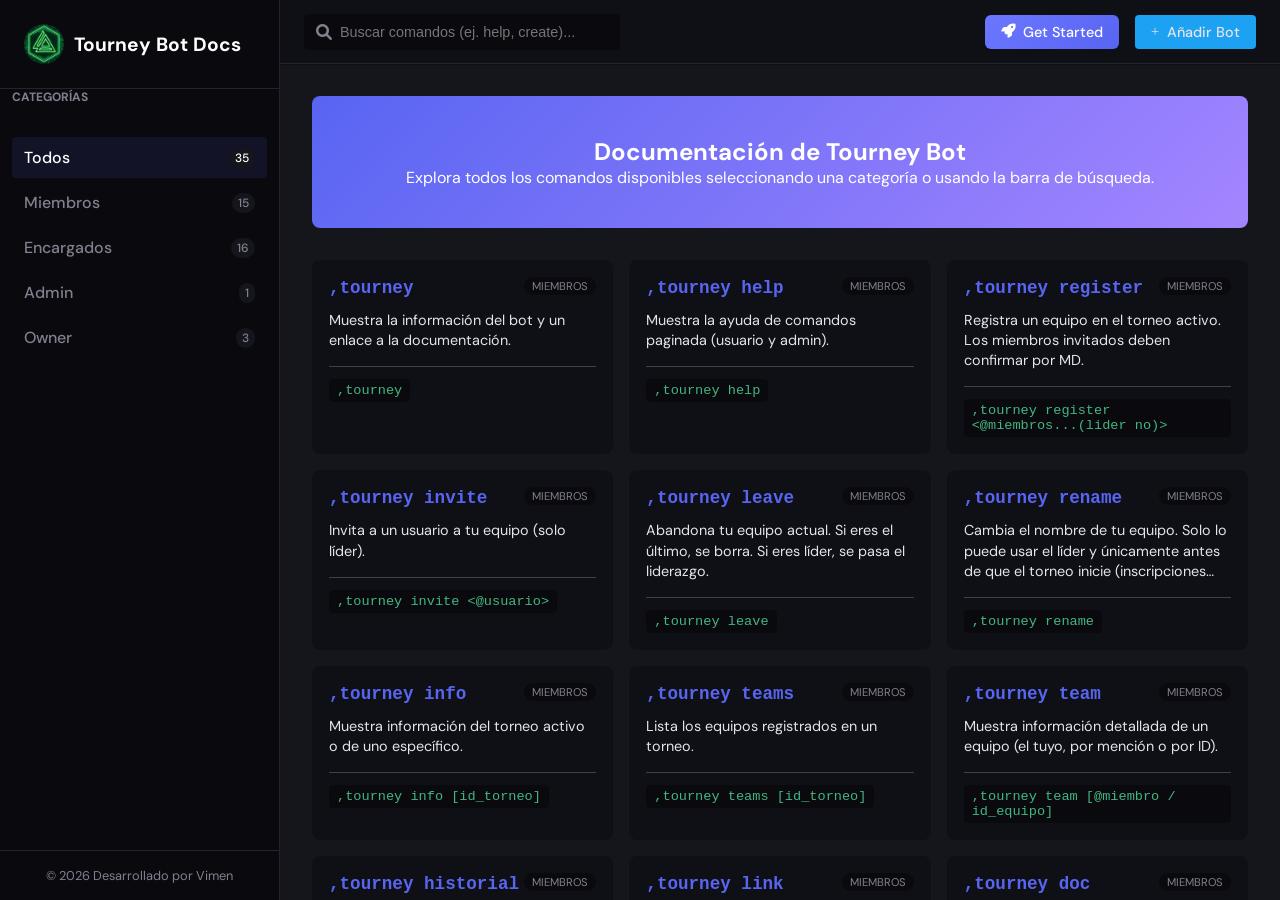
<file: docLA/doc.html>
<!doctype html>
<html lang="es">
  <head>
    <meta charset="UTF-8" />
    <meta name="viewport" content="width=device-width, initial-scale=1.0" />
    <title>Tourney Bot Doc</title>
    <meta name="description" content="La solución definitiva para gestionar competiciones de eSports, ligas amistosas y brackets automatizados directamente desde tu servidor.">
    <meta name="keywords" content="discord, bot, torneos, esports, brackets, competicion, gestion, videojuegos, gaming">
    <meta name="author" content="Victor Menjon">
    <meta name="theme-color" content="#5865F2">

    <!-- Open Graph / Facebook / Discord -->
    <meta property="og:type" content="website">
    <meta property="og:url" content="${DOC_URL}/docs">
    <meta property="og:title" content="Tourney Bot - Gestiona tus Torneos en Discord">
    <meta property="og:description" content="La solución definitiva para gestionar competiciones de eSports, ligas amistosas y brackets automatizados directamente desde tu servidor.">
    <meta property="og:image" content="${DOC_URL}/data/image.png">

    <!-- Twitter -->
    <meta property="twitter:card" content="summary_large_image">
    <meta property="twitter:url" content="${DOC_URL}/docs">
    <meta property="twitter:title" content="Tourney Bot - Gestiona tus Torneos en Discord">
    <meta property="twitter:description" content="La solución definitiva para gestionar competiciones de eSports, ligas amistosas y brackets automatizados directamente desde tu servidor.">
    <meta property="twitter:image" content="${DOC_URL}/data/image.png">
    <meta property="twitter:creator" content="@Viiictooor18">
    <link rel="icon" href="https://cdn.discordapp.com/emojis/671348413090234393.png"/>
    <link rel="stylesheet" href="css/styles.css?v=8" />
    <link href="https://fonts.googleapis.com/css2?family=DM+Sans:opsz,wght@9..40,400;9..40,500;9..40,600;9..40,700&family=Inter:wght@400;500;600;700&display=swap" rel="stylesheet"/>
    <link href="https://cdnjs.cloudflare.com/ajax/libs/font-awesome/6.0.0/css/all.min.css" rel="stylesheet"/>
  </head>
  <body>
    <div class="app-container">
      <!-- Sidebar -->
      <aside class="sidebar" id="sidebar">
        <div class="brand" style="cursor: pointer;">
          <a href="/" style="display: flex;align-items: center;justify-content: center;flex-direction: row; text-decoration: none;">
            <div class="logo-placeholder">
              <!-- Replace with your bot icon URL -->
              <img src="data/image.png" alt="Bot Logo">
            </div>
            <h1 style="margin-left: 10px;">Tourney Bot Docs</h1>
          </a>
        </div>
        <div class="nav-header">Categorías</div>
        <ul class="nav-links" id="category-list">
          <!-- Categories injected here -->
        </ul>
        
        <!-- Mobile Only Actions (Hidden on Desktop) -->
        <div class="mobile-actions" style="display: none;">
             <div id="bot-status-mobile" class="status-badge" style="display: flex; align-items: center; gap: 8px; font-size: 0.85em; background: rgba(255,255,255,0.05); padding: 6px 10px; border-radius: 6px; border: 1px solid rgba(255,255,255,0.1);">
                 <span class="status-dot" style="width: 8px; height: 8px; border-radius: 50%; background-color: #ef4444; transition: all 0.3s ease;"></span>
                 <span class="status-text" style="color: var(--text-muted);">Comprobando...</span>
             </div>
             <a href="/dashboard" class="action-btn primary" style="margin-bottom: 8px;"><i class="fas fa-rocket"></i> Get Started</a>
             <a href="https://discord.com/oauth2/authorize?client_id=1448450835213189191" class="action-btn secondary" target="_blank"><i class="fab fa-plus"></i> Añadir Bot</a>
        </div>

        <div class="sidebar-footer">
          <p>© 2026 Desarrollado por Vimen</p>
        </div>
      </aside>
      <!-- Main Content -->
      <main class="main-content">
        <header class="top-bar">
          <button id="menu-toggle" class="menu-toggle">
            <i class="fas fa-bars"></i>
          </button>
          <div class="search-container">
            <i class="fas fa-search search-icon"></i>
            <input type="text" id="search-input" placeholder="Buscar comandos (ej. help, create)..."/>
          </div>
          <div style="flex:1"></div>
          <div class="header-actions">
            <a href="/dashboard" class="action-btn primary"><i class="fas fa-rocket"></i> Get Started</a>
            <a href="https://discord.com/oauth2/authorize?client_id=1448450835213189191" class="action-btn secondary" target="_blank"><i class="fab fa-plus"></i> Añadir Bot</a>
          </div>
        </header>
        <div class="content-wrapper">
          <div id="welcome-message" class="welcome-banner">
            <h2>Documentación de Tourney Bot</h2>
            <p>
              Explora todos los comandos disponibles seleccionando una categoría
              o usando la barra de búsqueda.
            </p>
          </div>
          <div id="commands-container" class="commands-grid">
            <!-- Cards injected by JS -->
          </div>

          <footer class="app-footer">
            <!-- Modal for Command Details -->
    <div id="command-modal" class="modal-overlay">
        <div class="modal-content">
            <button class="modal-close" id="modal-close">&times;</button>
            <div id="modal-body">
                <!-- Content injected via JS -->
            </div>
        </div>
    </div>

    <!-- Data Loading to avoid CORS issues locally -->
    <script src="js/doc.js"></script>
  </body>
</html>
</file>
<file: docLA/css/styles.css>
:root {
  --bg-primary: #15161c;
  --bg-secondary: #0f1015;
  --bg-tertiary: #0a0a0e;
  --text-normal: #e4e4ea;
  --text-muted: #80808f;
  --text-header: #ffffff;
  --accent: #5865f2;
  --accent-hover: #4752c4;
  --card-bg: #0f1015;
  --card-hover: #181922;
  --border: #23242e;
  --success: #43b581;
  --danger: #f04747;
  --warning: #faa61a;
  --modal-bg: #14141b;
}
* {
  margin: 0;
  padding: 0;
  box-sizing: border-box;
}
body {
  font-family: 'DM Sans', "Inter", sans-serif;
  background-color: var(--bg-primary);
  color: var(--text-normal);
  height: 100vh;
  overflow: hidden;
}
.app-container {
  display: flex;
  height: 100%;
}
/* Sidebar */
.sidebar {
  width: 280px;
  background-color: var(--bg-tertiary);
  display: flex;
  flex-direction: column;
  border-right: 1px solid var(--border);
  transition: transform 0.3s ease;
  z-index: 100;
}
.brand {
  padding: 24px;
  display: flex;
  align-items: center;
  gap: 12px;
  border-bottom: 1px solid var(--border);
}
.logo-placeholder {
  font-size: 24px;
  width: 40px;
  height: 40px;
  border-radius: 50%;
  display: flex;
  align-items: center;
  justify-content: center;
  overflow: hidden;
}

.logo-placeholder img {
  width: 100%;
  height: 100%;
  object-fit: cover;
}
.brand h1 {
  font-size: 1.2rem;
  color: var(--text-header);
  font-weight: 700;
}
.nav-links {
  flex: 1;
  overflow-y: auto;
  padding: 24px 12px;
}
.nav-header {
  font-size: 0.75rem;
  font-weight: 700;
  color: var(--text-muted);
  padding: 0 12px 8px;
  text-transform: uppercase;
}
.category-item {
  padding: 10px 12px;
  margin-bottom: 4px;
  border-radius: 4px;
  cursor: pointer;
  color: var(--text-muted);
  font-weight: 500;
  transition: all 0.2s;
  display: flex;
  align-items: center;
  justify-content: space-between;
  text-decoration: none;
}
.category-item:hover {
  background-color: var(--bg-secondary);
  color: var(--text-normal);
  text-decoration: none;
}
.category-item.active {
  background-color: rgba(88, 101, 242, 0.1);
  color: var(--text-header);
}
.category-item .count {
  background: var(--bg-primary);
  padding: 2px 6px;
  border-radius: 12px;
  font-size: 0.75rem;
}
/* Main Content */
.main-content {
  flex: 1;
  display: flex;
  flex-direction: column;
  min-width: 0;
}
.top-bar {
  height: 64px;
  background-color: var(--bg-secondary);
  border-bottom: 1px solid var(--border);
  display: flex;
  align-items: center;
  justify-content: space-between;
  padding: 0 24px;
  gap: 24px;
  box-shadow:
    0 1px 0 rgba(4, 4, 5, 0.2),
    0 1.5px 0 rgba(6, 6, 7, 0.05),
    0 2px 0 rgba(4, 4, 5, 0.05);
}
.search-container {
  flex: 1;
  max-width: 600px;
  position: relative;
}
.search-icon {
  position: absolute;
  left: 12px;
  top: 50%;
  transform: translateY(-50%);
  color: var(--text-muted);
}
#search-input {
  width: 100%;
  background-color: var(--bg-tertiary);
  border: none;
  padding: 10px 12px 10px 36px;
  border-radius: 4px;
  color: var(--text-normal);
  font-size: 0.9rem;
  transition: background 0.2s;
}
#search-input:focus {
  outline: none;
  background-color: #00000033; /* Even darker on focus */
}
.header-actions {
  display: flex;
  gap: 16px;
  align-items: center;
}
/* Base Action Button (Original Style - Reverted) */
.action-btn {
  text-decoration: none;
  font-weight: 500;
  font-size: 0.9rem;
  display: flex;
  align-items: center;
  gap: 8px;
  border: none;
  cursor: pointer;
  background: none; /* Reset */
}

.action-btn:hover {
  text-decoration: underline;
}

.action-btn.primary {
  background: linear-gradient(135deg, #6c77ff 0%, var(--accent) 100%);
  color: white;
  padding: 8px 16px;
  border-radius: 6px;
  text-decoration: none;
}

.action-btn.primary:hover {
  background: linear-gradient(135deg, #5b67f0 0%, var(--accent-hover) 100%);
  text-decoration: none;
}

.action-btn.secondary {
  background-color: #1da1f2;
  color: var(--text-normal);
  padding: 8px 16px;
  border-radius: 4px;
  text-decoration: none;
}

.action-btn.secondary:hover {
  background-color: #0b5d91;
  text-decoration: none;
}

.action-btn.tertiary {
  background-color: #71b1da;
  color: black;
  padding: 8px 16px;
  border-radius: 4px;
  text-decoration: none;
}

.action-btn.tertiary:hover {
  background-color: #314e5f;
  text-decoration: none;
}


/* Modern Dashboard Buttons (New Style for Server/Tournament Pages) */
.btn-modern {
  text-decoration: none;
  font-weight: 600;
  font-size: 0.95rem;
  display: inline-flex;
  align-items: center;
  justify-content: center;
  gap: 8px;
  cursor: pointer;
  border: none;
  transition: all 0.2s cubic-bezier(0.25, 0.8, 0.25, 1);
  letter-spacing: 0.02em;
  position: relative;
  overflow: hidden;
}

.btn-modern:hover {
  text-decoration: none;
}

/* Primary Modern (Blurple Gradient) — alineado con la landing */
.btn-modern.primary {
  background: var(--accent);
  background: linear-gradient(135deg, #6c77ff 0%, var(--accent) 100%);
  color: white;
  padding: 10px 24px;
  border-radius: 8px;
  box-shadow: 0 4px 14px rgba(88, 101, 242, 0.28);
  border: 1px solid rgba(255, 255, 255, 0.1);
}

.btn-modern.primary:hover {
  transform: translateY(-2px);
  box-shadow: 0 6px 16px rgba(88, 101, 242, 0.4);
  filter: brightness(1.1);
}

.btn-modern.primary:active {
  transform: translateY(0);
  box-shadow: 0 2px 4px rgba(88, 101, 242, 0.2);
}

/* Secondary Modern (Cyan/Blue Gradient) */
.btn-modern.secondary {
  background: #1da1f2;
  background: linear-gradient(135deg, #00b0f4 0%, #0099d5 100%);
  color: white;
  padding: 8px 20px;
  border-radius: 8px;
  box-shadow: 0 4px 12px rgba(0, 176, 244, 0.25);
}

.btn-modern.secondary:hover {
  transform: translateY(-2px);
  box-shadow: 0 6px 16px rgba(0, 176, 244, 0.4);
  background-color: transparent;
  filter: brightness(1.1);
}
.content-wrapper {
  flex: 1;
  overflow-y: auto;
  padding: 32px;
}
.welcome-banner {
  margin-bottom: 32px;
  text-align: center;
  padding: 40px;
  background: linear-gradient(135deg, var(--accent) 0%, #a485ff 100%);
  border-radius: 8px;
  color: white;
}
.commands-grid {
  display: grid;
  grid-template-columns: repeat(auto-fill, minmax(280px, 1fr));
  gap: 16px;
}
.app-footer {
  margin-top: 40px;
  padding-top: 20px;
  border-top: 1px solid var(--border);
  text-align: center;
  color: white;
  font-size: 0.85rem;
}
.command-card {
  background-color: var(--card-bg);
  border-radius: 8px;
  padding: 16px;
  transition:
    transform 0.2s,
    background-color 0.2s;
  border: 1px solid transparent;
  cursor: pointer;
}
.command-card:hover {
  transform: translateY(-2px);
  background-color: var(--card-hover);
  border-color: var(--accent);
}
.card-header {
  display: flex;
  justify-content: space-between;
  align-items: flex-start;
  margin-bottom: 12px;
}
.cmd-name {
  font-weight: 700;
  color: var(--accent);
  font-size: 1.1rem;
  font-family: "Courier New", monospace; /* Monospace for commands */
}
.cmd-category-badge {
  font-size: 0.7rem;
  padding: 2px 8px;
  border-radius: 12px;
  background-color: var(--bg-tertiary);
  color: var(--text-muted);
  text-transform: uppercase;
}
.cmd-desc {
  font-size: 0.9rem;
  color: var(--text-normal);
  margin-bottom: 16px;
  line-height: 1.4;
  display: -webkit-box;
  -webkit-line-clamp: 3;
  -webkit-box-orient: vertical;
  overflow: hidden;
}
.cmd-footer {
  border-top: 1px solid #3f4147;
  padding-top: 12px;
  font-size: 0.85rem;
  color: var(--text-muted);
}
.usage-example {
  font-family: "Courier New", monospace;
  background: var(--bg-tertiary);
  padding: 4px 8px;
  border-radius: 4px;
  display: inline-block;
  color: var(--success);
}
.menu-toggle {
  display: none;
  background: none;
  border: none;
  color: var(--text-normal);
  font-size: 1.2rem;
  cursor: pointer;
}

/* Modal */
.modal-overlay {
  position: fixed;
  top: 0;
  left: 0;
  width: 100%;
  height: 100%;
  background: rgba(0, 0, 0, 0.7);
  display: flex;
  justify-content: center;
  align-items: center;
  z-index: 1000;
  opacity: 0;
  pointer-events: none;
  transition: opacity 0.2s ease;
}
.modal-overlay.active {
  opacity: 1;
  pointer-events: auto;
}
.modal-content {
  background: var(--modal-bg);
  width: 90%;
  max-width: 600px;
  border-radius: 8px;
  padding: 24px;
  position: relative;
  max-height: 85vh;
  overflow-y: auto;
  box-shadow: 0 8px 24px rgba(0, 0, 0, 0.5);
  transform: scale(0.95);
  transition: transform 0.2s ease;
}
.modal-overlay.active .modal-content {
  transform: scale(1);
}
.modal-close {
  position: absolute;
  top: 16px;
  right: 16px;
  background: none;
  border: none;
  color: var(--text-muted);
  font-size: 1.5rem;
  cursor: pointer;
}
.modal-close:hover {
  color: var(--text-normal);
}
.modal-title {
  font-size: 1.5rem;
  color: var(--accent);
  margin-bottom: 8px;
  font-weight: 700;
  font-family: "Courier New", monospace;
}
.modal-subtitle {
  font-size: 0.9rem;
  color: var(--text-muted);
  margin-bottom: 24px;
  text-transform: uppercase;
  font-weight: 700;
  letter-spacing: 0.5px;
}
.modal-section {
  margin-bottom: 20px;
}
.modal-section h3 {
  font-size: 0.9rem;
  color: #fff;
  margin-bottom: 8px;
  border-bottom: 1px solid var(--border);
  padding-bottom: 4px;
}
.subcommand-list {
  list-style: none;
}
.subcommand-item {
  background: var(--bg-secondary);
  padding: 10px;
  margin-bottom: 8px;
  border-radius: 4px;
  border-left: 3px solid var(--accent);
}
.sub-name {
  font-weight: 700;
  color: var(--text-header);
  font-family: "Courier New", monospace;
}
.sub-desc {
  font-size: 0.85rem;
  color: var(--text-muted);
  margin-top: 4px;
}

.sidebar-footer {
  padding: 16px;
  border-top: 1px solid var(--border);
  font-size: 0.8rem;
  text-align: center;
  color: var(--text-muted);
  margin-top: auto;
}
.sidebar-footer a {
  color: var(--accent);
  text-decoration: none;
}
.sidebar-footer a:hover {
  text-decoration: underline;
}

/* Sidebar backdrop + close button */
.sidebar-overlay {
  position: fixed;
  inset: 0;
  background: rgba(0, 0, 0, 0.5);
  z-index: 99;
  opacity: 0;
  pointer-events: none;
  transition: opacity 0.3s ease;
}
.sidebar-overlay.active {
  opacity: 1;
  pointer-events: auto;
}
.sidebar-close {
  display: none;
  position: absolute;
  top: 16px;
  right: 16px;
  background: none;
  border: none;
  color: var(--text-muted);
  font-size: 1.4rem;
  cursor: pointer;
  z-index: 101;
}
.sidebar-close:hover {
  color: var(--text-normal);
}
/* En escritorio el sidebar es fijo: nunca mostramos overlay ni X */
@media (min-width: 769px) {
  .sidebar-overlay { display: none; }
}

/* Mobile Responsive */
@media (max-width: 768px) {
  .sidebar {
    position: fixed;
    left: -280px;
    height: 100%;
    box-shadow: 2px 0 10px rgba(0, 0, 0, 0.5);
  }
  .sidebar.open {
    transform: translateX(280px);
    left: -280px; /* Reset is handled by transform, but let's keep it clean */
  }
  .sidebar-close {
    display: block;
  }
  .menu-toggle {
    display: block;
  }
  .content-wrapper {
    padding: 16px;
  }
  .header-actions {
    display: none; /* Hide top/right actions on mobile for space */
  }

  /* Specific mobile actions in sidebar */
  .mobile-actions {
    display: flex !important;
    flex-direction: column;
    gap: 12px;
    margin-top: 20px;
    padding: 0 12px;
  }
  .mobile-actions .action-btn {
    width: 100%;
    justify-content: center;
    padding: 10px;
  }
  .mobile-actions .status-badge {
    justify-content: center;
    margin-bottom: 8px;
  }

  .sidebar-footer {
    padding: 16px 12px;
  }

  .sidebar-footer .action-btn {
    padding: 10px;
  }
}

/* Hide scrollbars */
* {
  scrollbar-width: none;
  -ms-overflow-style: none;
}
*::-webkit-scrollbar {
  display: none;
}

/* Forms Common Styles */
.form-group {
  margin-bottom: 16px;
  text-align: left;
}
.form-label {
  display: block;
  margin-bottom: 8px;
  color: var(--text-header);
  font-weight: 500;
  font-size: 0.9rem;
}
.form-input,
.form-select {
  width: 100%;
  padding: 10px;
  background: var(--bg-tertiary);
  border: 1px solid var(--border);
  border-radius: 4px;
  color: white;
  font-size: 0.95rem;
  font-family: "Inter", sans-serif;
}
.form-input::placeholder {
  color: var(--text-muted);
}
.form-input:focus,
.form-select:focus {
  outline: none;
  border-color: var(--accent);
}

/* Toasts */
.toast-container {
  position: fixed;
  top: 20px;
  right: 20px;
  z-index: 3000;
  display: flex;
  flex-direction: column;
  gap: 10px;
  pointer-events: none;
}
.toast {
  display: flex;
  align-items: center;
  gap: 12px;
  min-width: 260px;
  max-width: 380px;
  padding: 14px 18px;
  border-radius: 8px;
  background: var(--bg-tertiary);
  color: var(--text-normal);
  border: 1px solid var(--border);
  border-left: 4px solid var(--accent);
  box-shadow: 0 8px 24px rgba(0, 0, 0, 0.4);
  font-size: 0.92rem;
  opacity: 0;
  transform: translateX(110%);
  transition: opacity 0.3s ease, transform 0.3s cubic-bezier(0.22, 1, 0.36, 1);
  pointer-events: auto;
}
.toast.show {
  opacity: 1;
  transform: translateX(0);
}
.toast i {
  font-size: 1.1rem;
  flex-shrink: 0;
}
.toast-success {
  border-left-color: var(--success);
}
.toast-success i {
  color: var(--success);
}
.toast-error {
  border-left-color: var(--danger);
}
.toast-error i {
  color: var(--danger);
}
.toast-warning {
  border-left-color: var(--warning);
}
.toast-warning i {
  color: var(--warning);
}
.toast-info i {
  color: var(--accent);
}
@media (max-width: 768px) {
  .toast-container {
    top: auto;
    bottom: 20px;
    left: 16px;
    right: 16px;
  }
  .toast {
    min-width: 0;
    max-width: none;
  }
}

/* Foco visible para navegación por teclado (accesibilidad) */
a:focus-visible,
button:focus-visible,
[role="button"]:focus-visible,
.clickable:focus-visible {
  outline: 2px solid var(--accent);
  outline-offset: 2px;
  border-radius: 6px;
}

/* Status Dot Fix */
.status-dot {
  display: block;
  min-width: 8px;
  width: 8px;
  height: 8px;
  border-radius: 50%;
  flex-shrink: 0;
}
</file>
